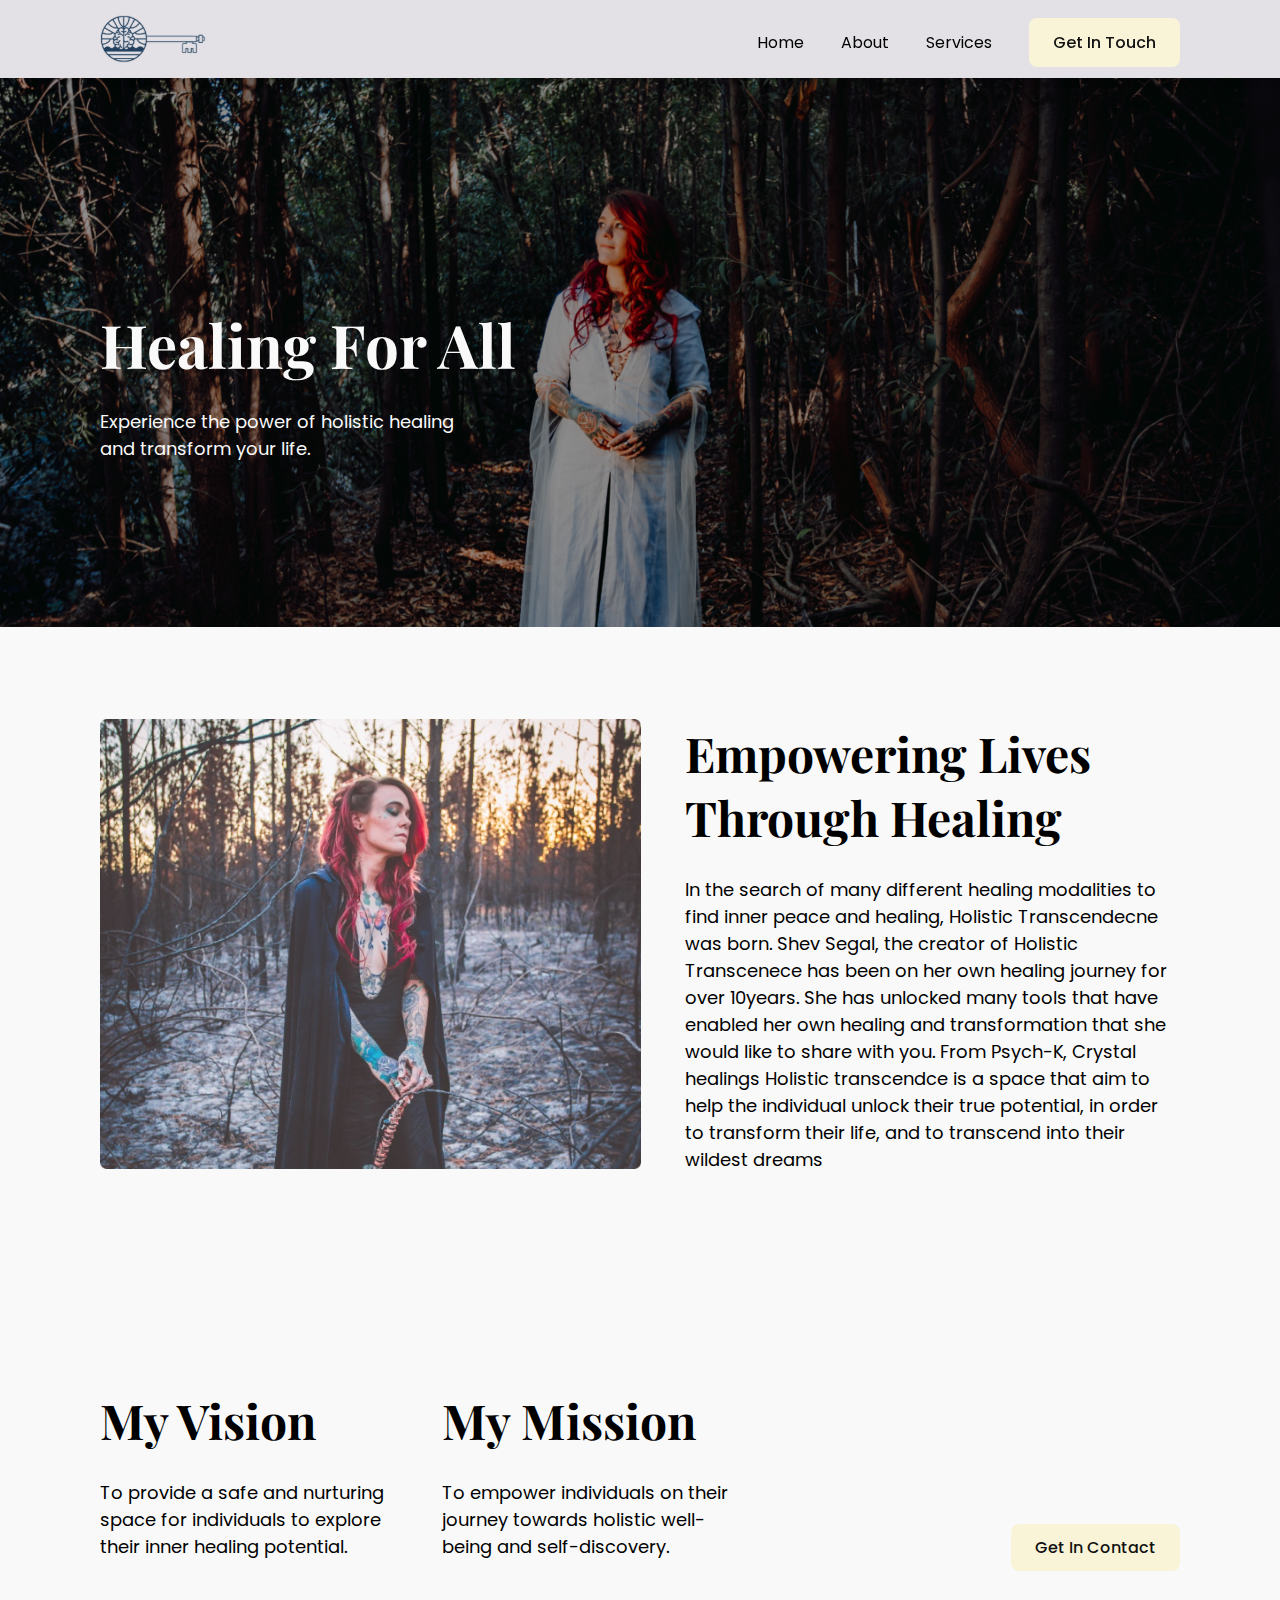
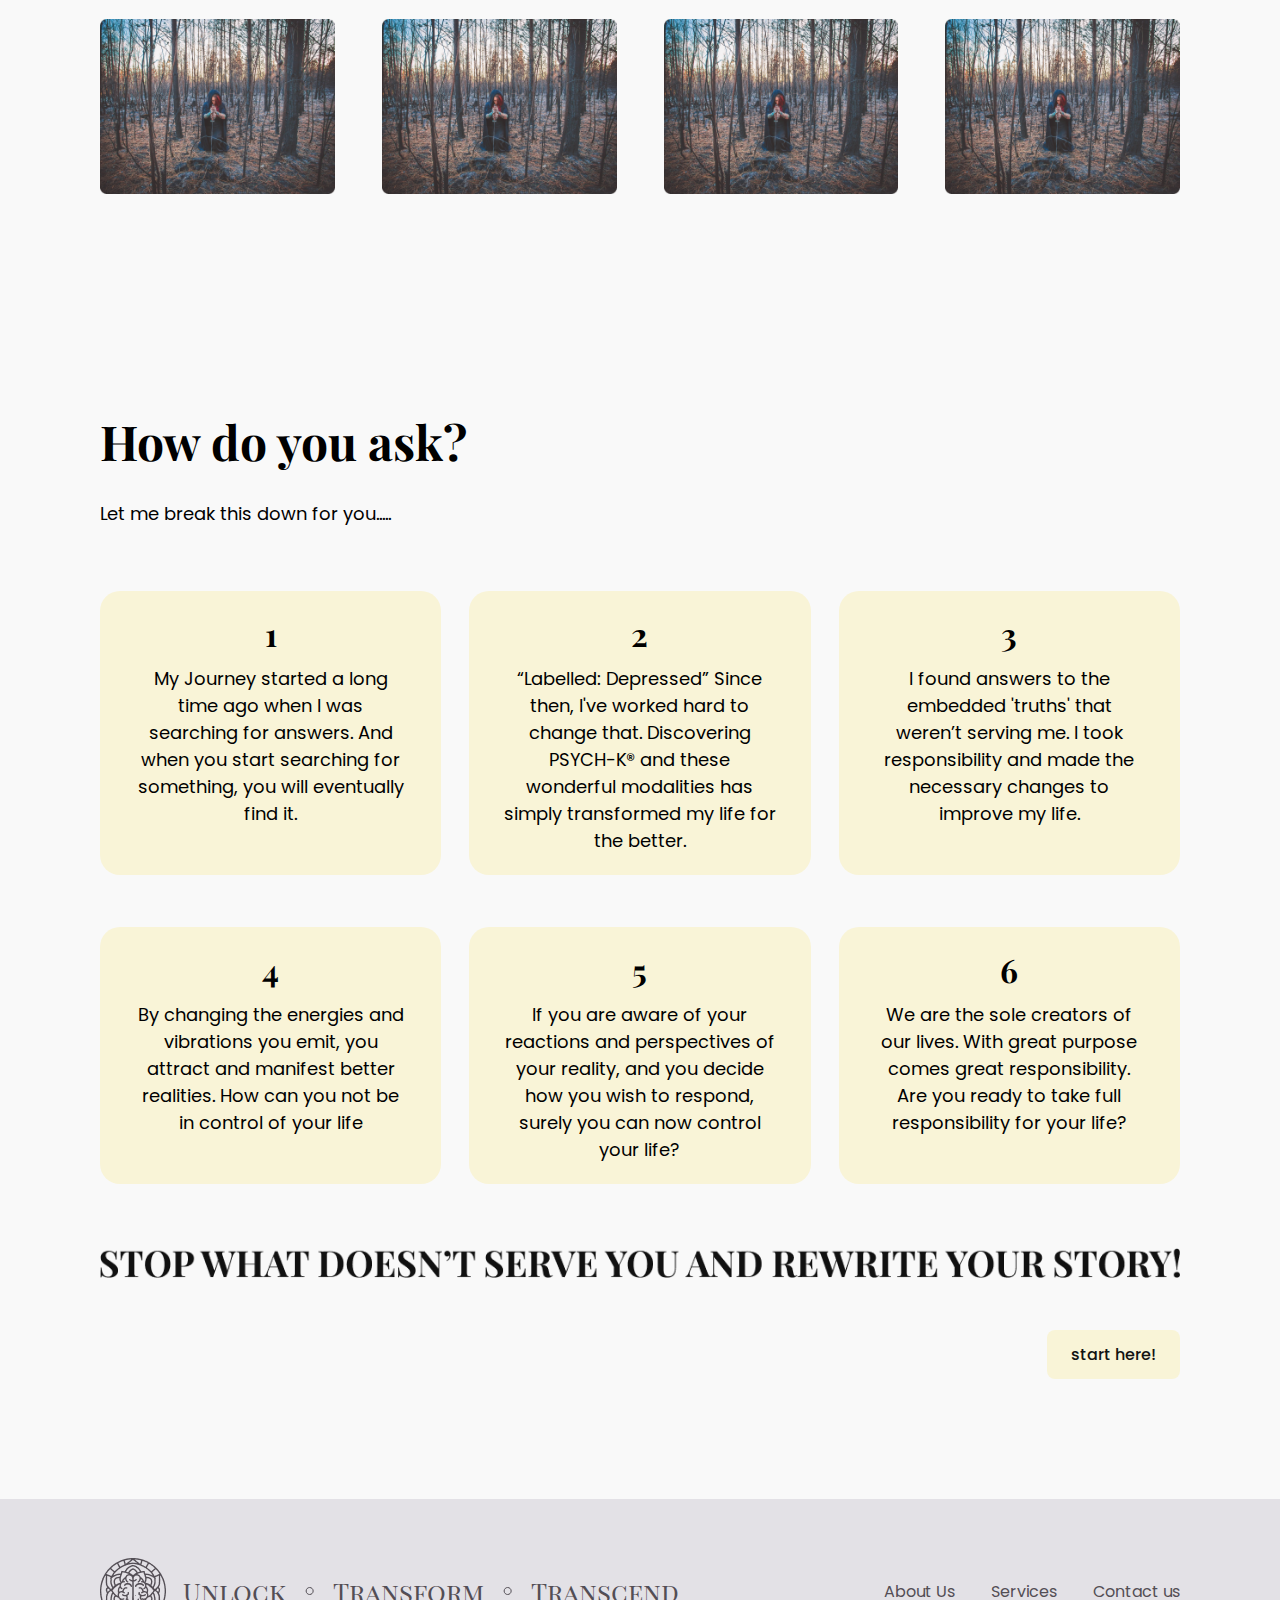
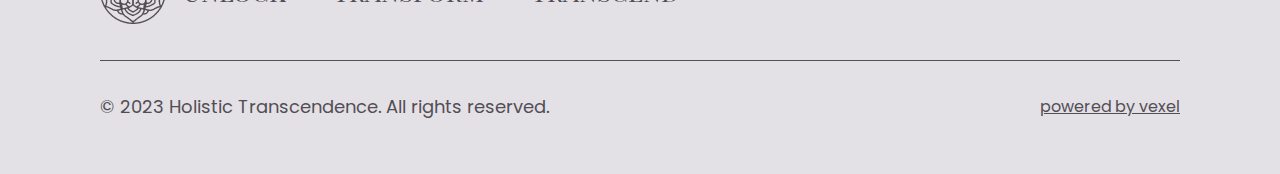
<file: about.html>
<!DOCTYPE html>
<html lang="en">
  <head>
    <meta charset="UTF-8" />
    <meta name="viewport" content="width=device-width, initial-scale=1.0" />
    <title>About page - Holistic Transcendance</title>
    <link rel="stylesheet" href="assets/css/style.css" />
  </head>
  <body>
    <nav class="holistic-nav">
      <div class="max-width">
        <div class="flex">
          <a href="index.html" class="nav-logo">
            <img src="assets/svg/nav-logo.svg" alt="Business Logo" />
          </a>
          <div class="link-box">
            <a href="index.html" class="links">Home</a>
            <a href="about.html" class="links">About</a>
            <div class="links link-list">
              <span class="dropdown">Services</span>
              <ul class="dropdown-menu">
                <li>
                  <a href="life-activation.html" class="links"
                    >Life Activation</a
                  >
                </li>

                <li>
                  <a href="healing-modalities.html" class="links"
                    >Healing Modalities</a
                  >
                </li>

                <li>
                  <a href="reiki.html" class="links">Reiki</a>
                </li>

                <li>
                  <a href="psych-k.html" class="links">PSYCH-K®</a>
                </li>
              </ul>
            </div>
            <a href="contact.html" class="btn btn--primary">Get In Touch</a>
          </div>

          <figure class="burger-menu">
            <img src="assets/svg/burger-menu.svg" alt="Burger Menu" />
          </figure>
        </div>
      </div>
    </nav>

    <div class="dropdown-menu-nav">
      <div class="max-width">
        <div class="link-box">
          <a href="index.html" class="links">Home</a>
          <a href="about.html" class="links">About</a>
          <span class="dropdown">Services</span>
          <a href="life-activation.html" class="links">Life Activation</a>
          <a href="healing-modalities.html" class="links">Healing Modalities</a>
          <a href="reiki.html" class="links">Reiki</a>
          <a href="psych-k.html" class="links">PSYCH-K®</a>
        </div>
      </div>
    </div>
    <script src="assets/src/main.js"></script>

    <header class="about-header">
      <div class="max-width">
        <div class="flex">
          <div class="content-box">
            <h1>Healing For All</h1>
            <p>
              Experience the power of holistic healing and transform your life.
            </p>
          </div>
        </div>
      </div>
    </header>

    <section class="holistic-empowering">
      <div class="max-width">
        <div class="flex">
          <figure class="img-box">
            <img
              src="assets/img/about-page/empowering-section.png"
              alt="woman in the woods image"
            />
          </figure>

          <div class="text-box">
            <h2>Empowering Lives Through Healing</h2>

            <p>
              In the search of many different healing modalities to find inner
              peace and healing, Holistic Transcendecne was born. Shev Segal,
              the creator of Holistic Transcenece has been on her own healing
              journey for over 10years. She has unlocked many tools that have
              enabled her own healing and transformation that she would like to
              share with you. From Psych-K, Crystal healings Holistic
              transcendce is a space that aim to help the individual unlock
              their true potential, in order to transform their life, and to
              transcend into their wildest dreams
            </p>
          </div>
        </div>
      </div>
    </section>

    <section class="holistic-goals">
      <div class="max-width">
        <div class="flex">
          <div class="top-left">
            <div class="text-box">
              <h2>My Vision</h2>
              <p>
                To provide a safe and nurturing space for individuals to explore
                their inner healing potential.
              </p>
            </div>
            <div class="text-box">
              <h2>My Mission</h2>
              <p>
                To empower individuals on their journey towards holistic
                well-being and self-discovery.
              </p>
            </div>
          </div>
          <div class="top-right">
            <a href="#" class="btn btn--primary">Get In Contact</a>
          </div>
        </div>

        <div class="flex content-box">
          <figure class="img-box">
            <img src="assets/img/about-page/goals-1.png" alt="goals 1" />
          </figure>
          <figure class="img-box">
            <img src="assets/img/about-page/goals-1.png" alt="goals 2" />
          </figure>
          <figure class="img-box">
            <img src="assets/img/about-page/goals-1.png" alt="goals 3" />
          </figure>
          <figure class="img-box">
            <img src="assets/img/about-page/goals-1.png" alt="goals 4" />
          </figure>
        </div>
      </div>
    </section>

    <section class="holistic-breakdown">
      <div class="max-width">
        <div class="text-box">
          <h2>How do you ask?</h2>
          <p>Let me break this down for you.....</p>
        </div>

        <div class="grid">
          <div class="grid-box">
            <span>1</span>
            <p>
              My Journey started a long time ago when I was searching for
              answers. And when you start searching for something, you will
              eventually find it.
            </p>
          </div>

          <div class="grid-box">
            <span>2</span>
            <p>
              “Labelled: Depressed” Since then, I've worked hard to change that.
              Discovering PSYCH-K® and these wonderful modalities has simply
              transformed my life for the better.
            </p>
          </div>

          <div class="grid-box">
            <span>3</span>
            <p>
              I found answers to the embedded 'truths' that weren’t serving me.
              I took responsibility and made the necessary changes to improve my
              life.
            </p>
          </div>

          <div class="grid-box">
            <span>4</span>
            <p>
              By changing the energies and vibrations you emit, you attract and
              manifest better realities. How can you not be in control of your
              life
            </p>
          </div>

          <div class="grid-box">
            <span>5</span>
            <p>
              If you are aware of your reactions and perspectives of your
              reality, and you decide how you wish to respond, surely you can
              now control your life?
            </p>
          </div>

          <div class="grid-box">
            <span>6</span>
            <p>
              We are the sole creators of our lives. With great purpose comes
              great responsibility. Are you ready to take full responsibility
              for your life?
            </p>
          </div>
        </div>
        <div class="bottom-right">
          <figure class="big-text">
            <img src="assets/img/about-page/big-text.png" alt="big-text" />
          </figure>
          <a href="#" class="btn btn--primary">start here!</a>
        </div>
      </div>
    </section>

    <footer class="holistic-footer">
      <div class="max-width">
        <div class="flex">
          <div class="top-left">
            <img src="assets/svg/footer-logo.png" alt="footer logo" />
            <div class="slogan-text">
              <h4>Unlock</h4>
              <img src="assets/svg/Ellipse.svg" alt="Ellipse">
              <h4>Transform</h4>
              <img src="assets/svg/Ellipse.svg" alt="Ellipse">
              <h4>Transcend</h4>
            </div>
          </div>

          <div class="top-right">
            <a href="#" class="links">About Us</a>
            <a href="#" class="links">Services</a>
            <a href="#" class="links">Contact us</a>
          </div>
        </div>

        <div class="flex">
          <p>© 2023 Holistic Transcendence. All rights reserved.</p>

          <a href="#">powered by vexel</a>
        </div>
      </div>
    </footer>
  </body>
</html>
</file>
<file: assets/css/style.css>
@import url("https://fonts.googleapis.com/css2?family=Playfair+Display+SC:ital,wght@0,400;0,700;0,900;1,400;1,700;1,900&family=Playfair+Display:ital,wght@0,400..900;1,400..900&family=Poppins:ital,wght@0,100;0,200;0,300;0,400;0,500;0,600;0,700;0,800;0,900;1,100;1,200;1,300;1,400;1,500;1,600;1,700;1,800;1,900&display=swap");

* {
  margin: 0;
  padding: 0;
  box-sizing: border-box;
  font-family: "Poppins", sans-serif;
}

body {
  background-color: #f9f9f9;
  padding-top: 78px;
}

:root {
  --color-primary: #e3e1e6;
  --color-secondary: #f9f4d7;
  --linear-bg: linear-gradient(rgba(0, 0, 0, 0.4), rgba(0, 0, 0, 0.4));
  --text-primary: #121212;
  --text-secondary: #f9f9f9;
  --bg-color: #e3e1e6;
}

a {
  text-decoration: none;
  color: currentColor;
  font-size: 16px;
}

.text-box ul {
  list-style: none;
}

.text-box ul li {
  position: relative;
  padding-left: 20px;
}

.text-box ul li::before {
  content: "";
  position: absolute;
  left: 0;
  top: 50%;
  transform: translateY(-50%);
  width: 8px;
  height: 8px;
  background-color: #e1d8cc;
  display: inline-block;
  border-radius: 100%;
}

@supports (list-style-position: outside) {
  ul {
    list-style-position: outside;
  }
}

p {
  font-size: 18px;
}

h1,
h2,
h3 {
  font-family: "Playfair Display", serif;
}
h1 {
  font-size: 60px;
}
h2 {
  font-size: 48px;
}
h3 {
  font-size: 40px;
  font-weight: 400;
}
h4 {
  font-size: 16px;
  font-weight: 700;
  text-transform: capitalize;
}

@media (max-width: 523px) {
  h1 {
    font-size: 40px;
  }
  h2 {
    font-size: 32px;
  }
  h3 {
    font-size: 28px;
    font-weight: 400;
  }
  h4 {
    font-size: 16px;
  }
}
@media (max-width: 375px) {
  h1 {
    font-size: 40px;
  }
  h2 {
    font-size: 32px;
  }
  h3 {
    font-size: 28px;
    font-weight: 400;
  }
  h4 {
    font-size: 16px;
  }
}

section {
  padding: 92px 0 120px 0;
}

@media (max-width: 768px) {
  section {
    padding: 60px 0 88px 0;
  }
  
}

.max-width {
  max-width: 1440px;
  margin: 0 auto;
  padding: 0 100px 0 100px;
}

@media (max-width: 1024px) {
  .max-width {
    padding: 0 50px 0 50px;
  }
}
@media (max-width: 1024px) {
  .max-width {
    padding: 0 50px 0 50px;
  }
}
@media (max-width: 768px) {
  .max-width {
    padding: 0 24px 0 24px;
  }
}
.margin-left {
  max-width: 1440px;
  margin-left: calc((100vw - (1440px - 200px)) / 2);
}

@media (max-width: 1024px) {
  .margin-left {
    margin: 0;
    margin: 0 50px 0 50px;
  }
}
@media (max-width: 768px) {
  .margin-left {
    margin: 0;
    margin: 0 24px 0 50px;
  }
}

.flex {
  display: flex;
}

.grid {
  display: grid;
}

img {
  user-select: none;
  -webkit-user-drag: none;
}

.btn {
  padding: 12px 24px;
  border-radius: 8px;
  font-weight: 500;
  border: none;
}
.btn--primary {
  background-color: var(--color-secondary);
  color: var(--text-primary);
}
.btn--icon {
  display: flex;
  max-width: 100%;
  align-items: center;
}
.btn--icon img {
  display: block;
}
.btn--icon span {
  display: block;
  margin-left: 15px;
}

/* navigation */
.holistic-nav {
  background-color: var(--color-primary);
  height: 78px;
  padding: 15px 0;
  position: fixed;
  top: 0;
  right: 0;
  left: 0;
  box-shadow: 0 4px 6px rgba(0, 0, 0, 0.1);
  z-index: 10;
}
.holistic-nav .flex {
  display: flex;
  align-items: center;
  justify-content: space-between;
}
.holistic-nav .link-box {
  display: flex;
  align-items: center;
  position: relative;
}
.holistic-nav .links:not(:last-child) {
  margin-right: 37px;
}
.holistic-nav .dropdown {
  cursor: pointer;
  position: relative;
  text-decoration: none;
  color: inherit;
}
.holistic-nav .dropdown-menu {
  display: none;
  position: absolute;
  right: 40px;
  transform: translateX(-50%);
  background-color: var(--color-primary);
  padding: 20px;
  padding-top: 40px;
  border-radius: 0 0 20px 20px;
  box-shadow: 0 4px 6px rgba(0, 0, 0, 0.1);
  min-width: 200px;
  z-index: 9;
}

.holistic-nav .link-list:hover .dropdown-menu,
.holistic-nav .link-list:focus-within .dropdown-menu,
.holistic-nav .dropdown-menu:hover {
  display: block;
}

.holistic-nav .dropdown-menu li {
  list-style: none;
  margin-bottom: 10px;
  padding: 0 20px;
}

.holistic-nav .dropdown-menu li a {
  display: block;
}

.holistic-nav .dropdown-menu li:hover {
  background-color: rgba(0, 0, 0, 0.6);
  color: var(--text-secondary);
  border-radius: 20px;
  transition: all 15ms;
}

.holistic-nav .dropdown-menu li:last-child {
  margin-bottom: 0;
}

.burger-menu,
.dropdown-menu-nav {
  display: none;
}

@media (max-width: 1024px) {
  .holistic-nav .link-box {
    display: none;
  }
  .burger-menu {
    display: block;
  }
}

.dropdown-menu-nav {
  position: fixed;
  right: 0;
  top: 78px;
  z-index: 100;
  background-color: #f8f8f8;
  border-bottom-left-radius: 20px;
  display: none; /* Initially hidden */
}

.dropdown-menu-nav.visible {
  display: block; /* Show when the 'visible' class is added */
}

.dropdown-menu-nav .link-box {
  z-index: 100;
  display: flex;
  flex-direction: column;
  width: 100%;
  height: 100%;
  padding: 20px 0;
}

.dropdown-menu-nav .link-box span,
.dropdown-menu-nav .link-box a {
  color: #121211;
  margin-bottom: 24px;
  font-size: 20px;
  padding: 10px 0px;
  border-bottom: 1px solid lightgray;
}

/* navigation end */

/* header */

header {
  background-repeat: no-repeat;
  background-size: cover;
  padding-top: 212px;
  padding-bottom: 120px;
  /* min-height: 752px; */

  color: var(--text-secondary);
}
header .flex {
  align-items: center;
  justify-content: space-between;
}
header .content-box {
  max-width: 640px;
  margin-right: 88px;
  flex: 1;
}
header h1 {
  margin: 14px auto 24px auto;
}
header p {
  margin-bottom: 45px;
}
header .img-box {
  max-width: 343.94px;
  width: 100%;
  flex: 0.5;
  display: flex;
  justify-content: end;
}
.img-box img {
  width: 100%;
  height: 100%;
  object-fit: contain;
}

@media (max-width: 1024px) {
  header {
    padding-top: 92px;
    padding-bottom: 120px;
  }
  header .flex {
    flex-direction: column-reverse;
    align-items: start;
  }
  header .img-box {
    margin-bottom: 32px;
    max-width: 200px;
  }
  header .content-box {
    margin: 0;
  }
}

@media (max-width: 768px) {
  header {
    padding-top: 92px;
    padding-bottom: 120px;
  }

  header .flex {
    align-items: center;
  }
}

/* Header  */
.home-header {
  background-image: var(--linear-bg), url("/assets/img/home-page/home-hero.png");
}
.about-header {
  background-image: var(--linear-bg), url("/assets/img/home-page/home-hero.png");
}
.life-activation-header {
  background-image: var(--linear-bg), url("/assets/img/home-page/home-hero.png");
}
.healing-modalities-header {
  background-image: var(--linear-bg), url("/assets/img/home-page/home-hero.png");
}
.reiki-header {
  background-image: var(--linear-bg), url("/assets/img/home-page/home-hero.png");
}
.psych-k-header {
  background-image: var(--linear-bg), url("/assets/img/home-page/home-hero.png");
}

/* header end */

/* service options */
.holistic-service {
  background-color: var(--bg-color);
}
.holistic-service .grid {
  grid-template-columns: 1fr 1fr;
  column-gap: 44px;
  row-gap: 44px;
}
.holistic-service .grid-box {
  min-height: 434px;
  box-shadow: 0px 4px 4px 0px rgba(0, 0, 0, 0.25);
  border-radius: 20px;
  padding: 20px;
  display: flex;
  flex-direction: column;
  align-items: center;
  background-color: #f9f9f9;
  text-align: center;
}
.holistic-service h3 {
  margin: 20px 0;
}
.holistic-service p {
  margin-bottom: 20px;
}
@media (max-width: 768px) {
  .holistic-service .grid {
    grid-template-columns: 1fr;
  }
}
/* holistic service end */

/* holistic healing start */
.holistic-healing .flex {
  justify-content: space-between;
}
.holistic-healing .text-box {
  max-width: 616px;
  margin-right: 88px;
  flex: 1;
}
.holistic-healing h2 {
  margin: 12px 0 24px 0;
}
.holistic-healing p {
  margin-bottom: 45px;
}
.holistic-healing .img-box {
  max-width: 427px;
  width: 100%;
  flex: 0.5;
}

@media (max-width: 1024px) {
  .holistic-healing .flex {
    flex-direction: column;
    justify-content: start;
  }
  .holistic-healing .img-box {
    margin-top: 92px;
  }
}

@media (max-width: 768px) {
  .holistic-healing .img-box {
    max-width: 100%;
  }
}

@media (max-width: 426px) {
  .holistic-healing .text-box {
    max-width: 100%;
    width: 100%;
  }
}
/* holistic healing end */

/* holistic testimonials start */
.holistic-testimonials .flex {
  justify-content: space-between;
}
.holistic-testimonials .text-box {
  margin-bottom: 64px;
}
.holistic-testimonials .text-box p {
  font-weight: 700;
}
.holistic-testimonials .slider {
  text-align: start;
  display: flex;
  min-height: 240px;
}
.holistic-testimonials .testimonial {
  padding: 45px 24px;
  max-width: 376px;
  width: 100%;
  background: #f9f4d7;
  box-shadow: 0 4px 8px rgba(0, 0, 0, 0.1);
  border-radius: 8px;
  margin-right: 40px;
}
.holistic-testimonials .testimonial img {
  margin-bottom: 24px;
}

@media (max-width: 1024px) {
  .holistic-testimonials .testimonial {
    max-width: 100%;
    width: 100%;
  }
}

/* slider code */
ul.slick-dots {
}

ul.slick-dots button {
  background-color: #e1d8cc !important;
  border-radius: 100%;
}

.slick-dots li.slick-active button:before {
  opacity: 0.75;
  color: #000;
  background-color: black;
}
.slick-dots li button:focus:before,
.slick-dots li button:hover:before {
  opacity: 0.75;
}
.slick-dots li button:before {
  font-family: slick;
  font-size: 0px !important;
  content: "";
  width: 100% !important;
  height: 100% !important;
  background-color: #e1d8cc;
  border-radius: 100%;
}
/* holistic testimonial end */

/* holisticv-contact */
.holistic-contact {
}
.holistic-contact h2 {
  margin: 14px 0 24px 0;
}
.holistic-contact p {
  max-width: 531px;
}
.holistic-contact .flex {
  margin-top: 64px;
  justify-content: space-between;
}
.holistic-contact .contact-form {
  background-color: transparent;
  margin-right: 29px;
  max-width: 756px;
  width: 100%;
}
.form-group {
  margin-bottom: 15px;
  width: 100%;
}
.form-flex {
  display: flex;
  margin-bottom: 29px;
}
.form-group label {
  display: block;
  margin-bottom: 5px;
  font-size: 18px;
  font-style: normal;
  font-weight: 600;
  line-height: 165.5%; /* 29.79px */
}

.form-group input,
.form-group select,
.form-group textarea {
  width: calc(100% - 20px);
  padding: 10px;
  border: none;
  border-bottom: 1px solid #121212;
  border-radius: 0px;
  outline: none;
  background-color: transparent;
}

.interested {
  color: #000;
}

.form-group.full-width {
  width: 100%;
}

.holistic-contact button {
  margin-top: 45px;
}
.holistic-contact .information {
  padding-left: 40px;
  border-left: 1px solid #ccc;
  height: 100%;
  align-self: center;
}
.holistic-contact .information h3 {
  margin-bottom: 32px;
}
.holistic-contact .information a {
  margin-top: 10px;
  margin-bottom: 34px;
}
.contact-number {
  color: var(--primary-color);
  font-weight: 600;
}

.contact-number::before {
  content: url(asset/img/contactus/phone-call-icon.svg);
  margin-right: 14px;
  vertical-align: middle;
}

@media (max-width: 1024px) {
  .holistic-contact .flex {
    flex-direction: column;
  }

  .holistic-contact .information {
    align-self: start;
    margin-top: 64px;
    border: none;
    border-top: 1px solid #ccc;
    padding: 0;
    padding-top: 20px;
  }
}

@media (max-width: 768px) {
  .holistic-contact .form-flex {
    flex-direction: column;
    margin: 0;
  }
  .holistic-contact .form-group:last-child {
    margin: 0;
    margin: 32px 0;
  }

  .information {
    width: 100%;
    text-align: center;
  }

  .information h3 {
    margin-top: 32px;
    font-size: 40px !important;
    margin-bottom: 54px !important;
  }

  .information a {
    display: flex;
    flex-direction: column;
    align-items: center;
    margin: 0;
    margin-top: 32px;
  }
  .information span {
    margin: 0;
    margin-top: 12px;
  }
}

/* holistic footer */
.holistic-footer {
  background-color: #e3e1e6;
  padding: 59px 0 54px 0;
  color: #534e55;
}

.holistic-footer .flex:first-child {
  padding-bottom: 36px;
  border-bottom: 1px solid #534e55;
  align-items: center;
  justify-content: space-between;
}

.holistic-footer .top-left {
  display: flex;
  align-items: center;
}

.holistic-footer .slogan-text {
  display: flex;
  align-items: center;
}
.holistic-footer .slogan-text h4 {
  font-family: "Playfair Display SC", serif;
  color: #534e55;
  font-size: 26px;
  font-weight: 400;
}
.holistic-footer .slogan-text img {
  margin: 0 19px;
}

.holistic-footer img:first-child {
  margin-right: 17px;
}

.holistic-footer .links:not(:last-child) {
  margin-right: 32px;
}

.holistic-footer .flex:last-child {
  justify-content: space-between;
  align-items: center;
  padding-top: 32px;
}

.holistic-footer .flex:last-child a:first-of-type {
  text-decoration: underline;
}

@media (max-width: 1024px) {
  .holistic-footer .flex:first-child {
    flex-direction: column;
    align-items: start;
    padding-top: 32px;
  }
}

@media (max-width: 764px) {
  .holistic-footer .flex:first-child {
    align-items: center;
    margin: 0;
  }

  .holistic-footer .top-left {
    flex-direction: column;
    align-items: center;
    width: 100%;
  }
  .holistic-footer .top-left img {
    margin: 0;
    margin-bottom: calc(32px - 19px);
  }

  .holistic-footer .slogan-text h4 {
    margin-top: 19px;
  }
  .holistic-footer .top-right {
    display: flex;
    flex-direction: column;
    align-items: center;
    width: 100%;
  }

  .holistic-footer .top-right .links {
    margin: 0;
    margin-top: 32px;
  }

  .holistic-footer .slogan-text {
    align-items: center;
    justify-content: center;
    flex-direction: column;
  }
  .holistic-footer .slogan-text img {
    display: none;
  }

  .holistic-footer .flex:last-child {
    flex-direction: column-reverse;
    text-align: center;
  }

  .holistic-footer .flex:last-child p {
    margin-top: 32px;
  }
}

/* About Us Page --- header*/
.about-header {
  background-image: var(--linear-bg), url("/assets/img/home-page/home-hero.png");
}
.about-header .content-box {
  max-width: 687px;
}
.about-header p {
  max-width: 383px;
}
/* Header end */

/* holistic empowering */
.holistic-empowering {
}
.holistic-empowering .flex {
  justify-content: space-between;
  align-items: center;
}
.holistic-empowering .img-box {
  text-align: center;
  margin-right: 44px;
}
.holistic-empowering figcaption {
  font-size: 28px;
  font-weight: 700;
  color: #121212;
  margin-bottom: 14px;
}
.holistic-empowering .text-box {
  max-width: 495px;
}
.holistic-empowering h2 {
  margin-bottom: 27px;
}

@media (max-width: 1024px) {
  .holistic-empowering .flex {
    flex-direction: column;
    align-items: start;
  }

  .holistic-empowering .img-box {
    width: 100%;
    margin: 0;
    margin-bottom: 64px;
  }

  .holistic-empowering .text-box {
    max-width: 100%;
  }
}
/* holistic empowering  end*/

/* holistic goals */
.holistic-goals {
}
.holistic-goals .flex {
  justify-content: space-between;
}
.holistic-goals .top-left {
  display: flex;
}
.holistic-goals .text-box {
  max-width: 295px;
}
.holistic-goals .text-box h2 {
  margin-bottom: 27px;
}
.holistic-goals .text-box:not(:last-child) {
  margin-right: 47px;
}
.holistic-goals .top-right {
  align-self: flex-end;
}
.holistic-goals .content-box {
  margin-top: 56px;
  justify-content: space-between;
}
.holistic-goals .img-box {
  max-width: 273px;
  width: 100%;
}
.holistic-goals .img-box:not(:last-child) {
  margin-right: 47px;
}

@media (max-width: 1024px) {
  .holistic-goals .flex:last-child {
    display: grid;
    grid-template-columns: 1fr 1fr;
    column-gap: 45px;
    row-gap: 45px;
  }

  .holistic-goals .flex:first-child {
    flex-direction: column;
    justify-content: start;
    margin-bottom: 64px;
  }

  .holistic-goals .top-left {
    margin-bottom: 45px;
  }

  .holistic-goals .top-right {
    align-self: flex-start;
    background-color: yellow;
  }
  .holistic-goals .img-box {
    max-width: 100%;
  }
}

@media (max-width: 768px) {
  .holistic-goals .top-left {
    flex-direction: column;
  }
  .holistic-goals .text-box {
    max-width: 395px;
  }
  .holistic-goals .text-box:not(:last-child) {
    margin: 0;
    margin-bottom: 32px;
  }
}

@media (max-width: 768px) {
  .holistic-goals .flex:last-child {
    grid-template-columns: 1fr;
  }

  .holistic-goals .text-box {
    max-width: 100%;
    width: 100%;
  }
}
/* holistic goals end */

/* holistic breakdown */
.holistic-breakdown .grid {
  grid-template-columns: 1fr 1fr 1fr;
  column-gap: 28px;
  row-gap: 52px;
}
.holistic-breakdown .text-box {
  margin-bottom: 64px;
}
.holistic-breakdown h2 {
  margin-bottom: 27px;
}

.holistic-breakdown .grid-box {
  background-color: #f9f4d7;
  min-height: 250px;
  border-radius: 20px;
  padding: 21px 34px;
  text-align: center;
}
.holistic-breakdown .grid-box span {
  margin-bottom: 10px;
  font-size: 32px;
  font-weight: 700;
}

.holistic-breakdown span {
  width: 100%;
  margin-bottom: 10px;
  font-size: 40px;
  font-weight: 700;
  font-family: "Playfair Display", serif;
  display: block;
  text-align: center;
  text-transform: uppercase;
}

.holistic-breakdown img {
  width: 100%;
  height: auto;
}

.holistic-breakdown .bottom-right {
  max-width: max-content;
  width: 100%;
  margin-top: 64px;
  display: flex;
  flex-direction: column;
  align-items: end;
  justify-content: end;
  margin-left: 50%;
  transform: translateX(-50%);
}

.holistic-breakdown .bottom-right a {
  margin-top: 45px;
}

@media (max-width: 1024px) {
  .holistic-breakdown .grid {
    grid-template-columns: 1fr 1fr;
  }
}
@media (max-width: 768px) {
  .holistic-breakdown .grid {
    grid-template-columns: 1fr;
  }
}

/* About us End */

/* Life Activation - START */
.holistic-life-activation {
}

.holistic-life-activation .flex {
  justify-content: space-between;
  align-items: center;
}

.holistic-life-activation .img-box {
  max-width: 657px;
  width: 100%;
  margin-right: 88px;
}

.holistic-life-activation .text-box {
  max-width: 434px;
}
.holistic-life-activation h2 {
  margin-bottom: 24px;
}
.holistic-life-activation p {
  margin-bottom: 32px;
}
.holistic-life-activation li:not(:last-child) {
  margin-bottom: 16px;
}

@media (max-width: 1024px) {
  .holistic-life-activation .flex {
    flex-direction: column;
    align-items: start;
  }

  .holistic-life-activation .img-box {
    max-width: 100%;
    margin-right: 0;
    margin-bottom: 64px;
  }
}

/* Holistic Benefits */
.holistic-benefits {
  background-color: #f8f8f8;
}
.holistic-benefits h2 {
  margin-bottom: 64px;
}
.holistic-benefits .flex {
  justify-content: space-between;
  align-items: center;
}
.holistic-benefits .content-box {
  display: flex;
  margin-right: 88px;
}
.holistic-benefits .box {
  max-width: 362px;
}
.holistic-benefits .box:not(:last-child) {
  margin-right: 57px;
}
.holistic-benefits h4 {
  margin: 24px 0;
  font-size: 20px;
  text-transform: capitalize;
}
.holistic-benefits p {
  font-size: 16px;
}

@media (max-width: 768px) {
  .holistic-benefits .flex {
    flex-direction: column;
    align-items: start;
  }
  .holistic-benefits .content-box {
    margin: 0;
    flex-direction: column;
  }

  .holistic-benefits .box:not(:last-child) {
    margin: 0;
    margin-bottom: 57px;
  }

  .holistic-benefits .img-box {
    margin-top: 88px;
    align-self: center;
  }
}

/* Healing Modalities page START */
.holistic-healing-modalities {
}

.holistic-healing-modalities .img-box {
  max-width: 507px;
  width: 100%;
}
.holistic-healing-modalities .flex {
  justify-content: space-between;
}
.holistic-healing-modalities .flex > :first-child {
  margin-right: 64px;
}
.holistic-healing-modalities .text-box {
  max-width: 520px;
}
.holistic-healing-modalities p {
  margin-top: 24px;
}

@media (max-width: 1024px) {
  .holistic-healing-modalities .flex-col {
    flex-direction: column;
  }
  .holistic-healing-modalities .flex-col-reverse {
    flex-direction: column-reverse;
  }
  .holistic-healing-modalities .flex > :first-child {
    margin: 0;
  }
  .holistic-healing-modalities .img-box {
    max-width: 100%;
    width: 100%;
  }
  .holistic-healing-modalities .flex-col .img-box,
  .holistic-healing-modalities .flex-col-reverse .img-box {
    margin-bottom: 32px;
  }
}

/* Holistic Reiki Page */
.holistic-reiki {
  background-color: #ffff;
  color: #121212;
}
.holistic-reiki .flex {
  justify-content: space-between;
  align-items: center;
}
.holistic-reiki .img-box {
  width: 100%;
  margin-right: 64px;
}
.holistic-reiki .text-box {
  max-width: 588px;
  width: 100%;
}
.holistic-reiki .text-box p {
  margin-top: 24px;
}
.holistic-reiki .text-box h4 {
  margin: 24px 0;
}
.holistic-reiki .text-box li:not(:last-child) {
  margin-bottom: 16px;
}

@media (max-width: 1024px) {
  .holistic-reiki .flex {
    flex-direction: column;
    align-items: start;
  }
  .holistic-reiki .img-box {
    max-width: 100%;
    width: 100%;
    margin: 0;
    margin-bottom: 64px;
  }
}

/* holistic reiki benefits  */
.holistic-benefits .text-box:not(:last-child) {
  margin-right: 40px;
}
.holistic-benefits .text-box li:not(:last-child) {
  margin-bottom: 16px;
}

@media (max-width: 768px) {
  .holistic-benefits .text-box:not(:last-child) {
    margin: 0;
    margin-bottom: 16px;
  }
}

/* holistic psych-k benefits  */
.holistic-psych-k {
  background-color: #fff;
}
.holistic-psych-k .flex {
  justify-content: space-between;
}
.holistic-psych-k .flex > :first-child {
  margin-right: 64px;
}
.holistic-psych-k .text-box {
  max-width: 588px;
}
.holistic-psych-k p {
  margin-top: 24px;
}

@media (max-width: 1024px) {
  .holistic-psych-k .flex-col {
    flex-direction: column;
  }
  .holistic-psych-k .flex-col-reverse {
    flex-direction: column-reverse;
  }
  .holistic-psych-k .flex > :first-child {
    margin: 0;
  }
  .holistic-psych-k .img-box {
    max-width: 100%;
    width: 100%;
  }
  .holistic-psych-k .flex-col .img-box,
  .holistic-psych-k .flex-col-reverse .img-box {
    margin-bottom: 32px;
  }
}
</file>
